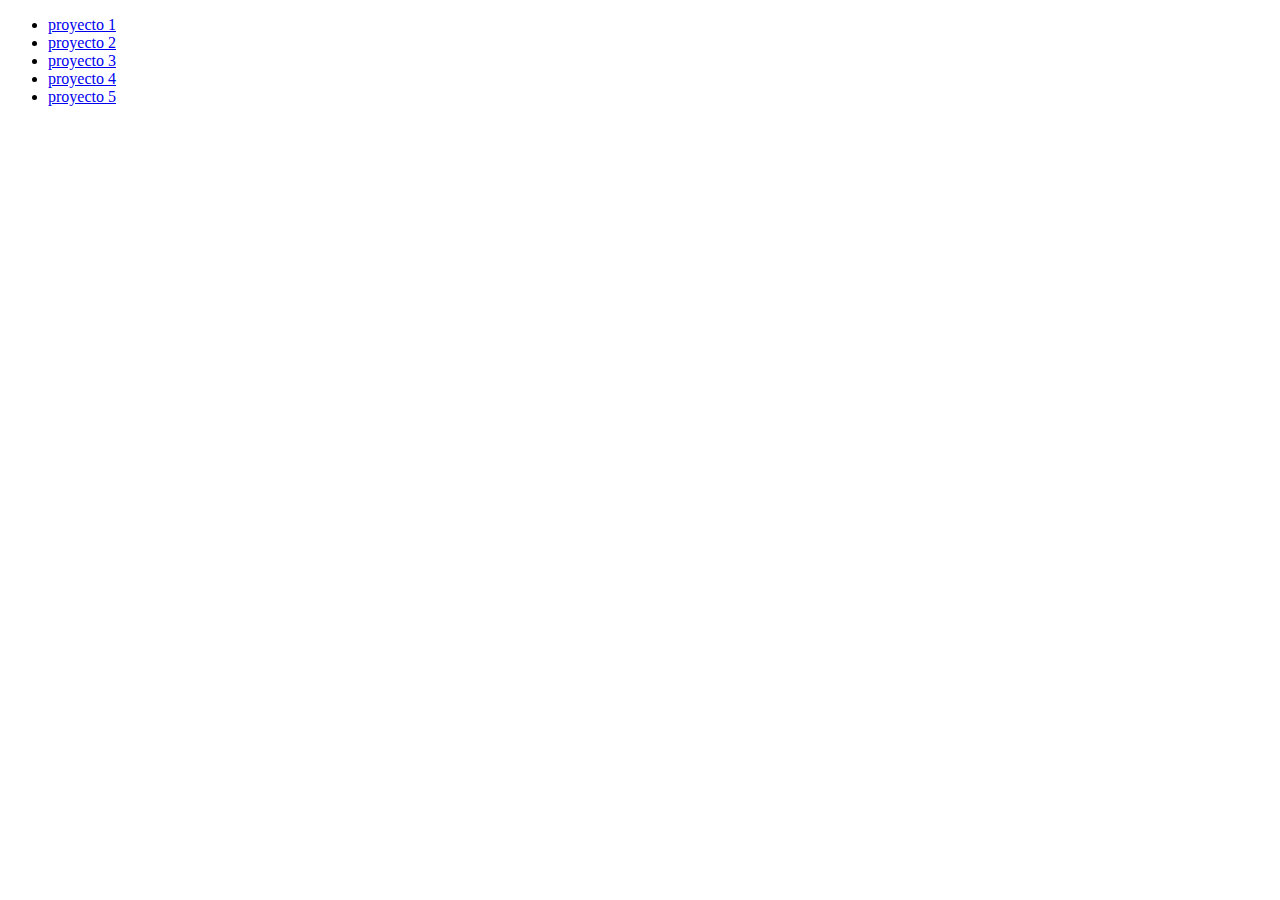
<file: index.html>
<!DOCTYPE html>
<html lang="en">

<head>
    <meta charset="UTF-8">
    <meta name="viewport" content="width=device-width, initial-scale=1.0">
    <title>Document</title>
</head>

<body>
    <ul>
        <li>
            <a href="./four-card-feature-section-master/" target="_blank">proyecto 1</a>
        </li>
        <li>
            <a href="./interactive-rating-component-main/" target="_blank">proyecto 2</a>
        </li>
        <li>
            <a href="./product-preview-card-component-main/" target="_blank">proyecto 3</a>
        </li>
        <li>
            <a href="./social-proof-section-master/" target="_blank">proyecto 4</a>
        </li>
        <li>
            <a href="./testimonials-grid-section-main/" target="_blank">proyecto 5</a>
        </li>
    </ul>
</body>

</html>
</file>
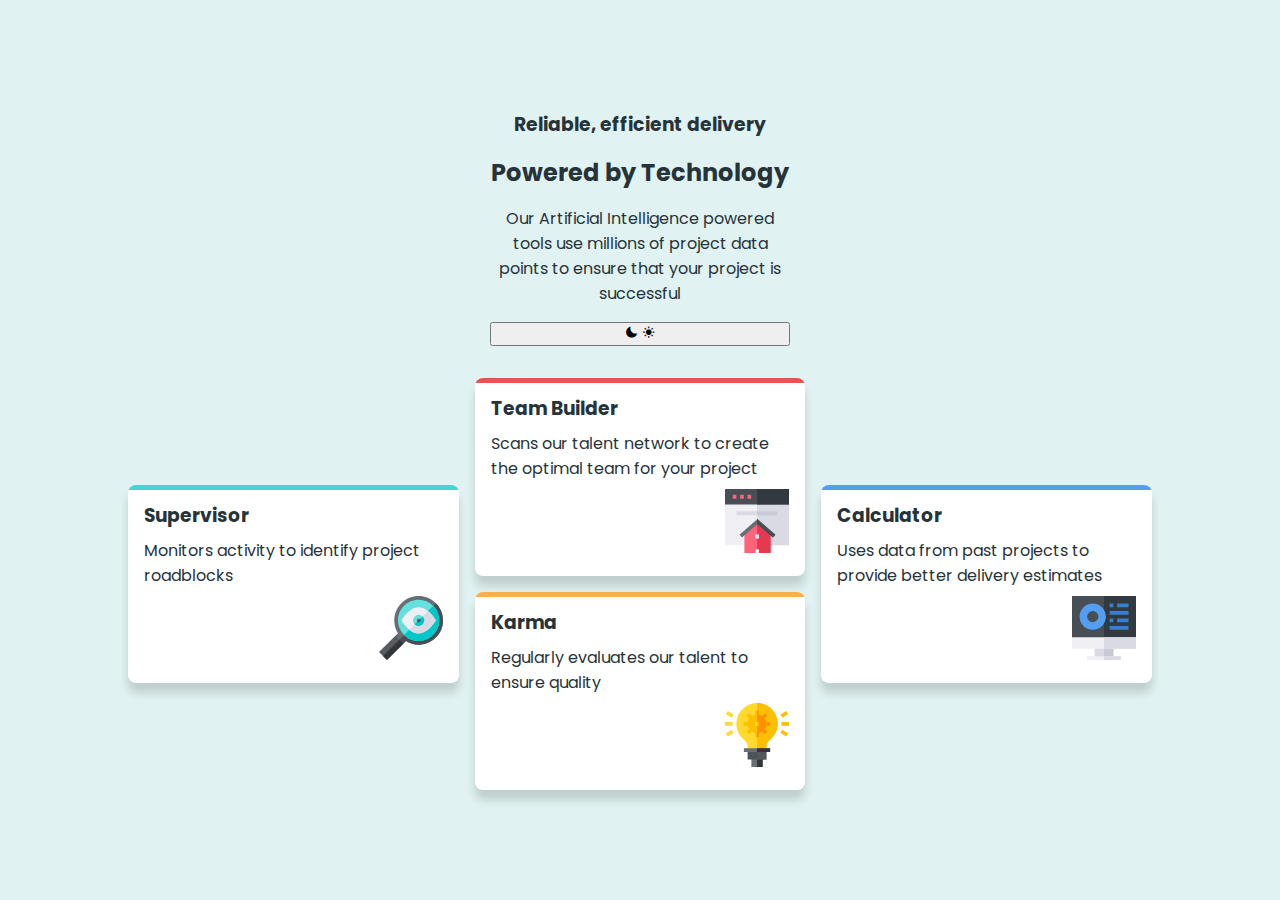
<file: four-card-feature-section-master/index.html>
<!DOCTYPE html>
<html lang="en">

<head>
    <meta charset="UTF-8">
    <meta name="viewport" content="width=device-width, initial-scale=1.0">
    <!-- displays site properly based on user's device -->

    <link rel="icon" type="image/png" sizes="32x32" href="./src/images/favicon-32x32.png">

    <title>Frontend Mentor | Four card feature section</title>
    <link href='https://unpkg.com/boxicons@2.1.4/css/boxicons.min.css' rel='stylesheet'>
    <link rel="stylesheet" href="./src/styles.css">

    <script src="./src/main.js" defer></script>
</head>

<body>

    <div class="container">
        <div class="technology">
            <div class="technology__text">
                <h3>Reliable, efficient delivery</h3>
                <h2>Powered by Technology</h2>
                <p>Our Artificial Intelligence powered tools use millions of project data points
                    to ensure that your project is successful</p>
                <button id="changeTheme">
                    <i class='bx bxs-moon'></i>
                    <i class='bx bxs-sun'></i>
                </button>
            </div>

            <div class="technology__cards">
                <div class="card">
                    <h3>Supervisor</h3>
                    <p>Monitors activity to identify project roadblocks</p>
                    <div class="card__img">
                        <img src="./src/images/icon-supervisor.svg" alt="supervisor">
                    </div>
                </div>

                <div class="card">
                    <h3>Team Builder</h3>
                    <p>Scans our talent network to create the optimal team for your project</p>
                    <div class="card__img">
                        <img src="./src/images/icon-team-builder.svg" alt="team-builde">
                    </div>
                </div>

                <div class="card">
                    <h3>Karma</h3>
                    <p>Regularly evaluates our talent to ensure quality</p>
                    <div class="card__img">
                        <img src="./src/images/icon-karma.svg" alt="karma">
                    </div>
                </div>

                <div class="card">
                    <h3>Calculator</h3>
                    <p>Uses data from past projects to provide better delivery estimates</p>
                    <div class="card__img">
                        <img src="./src/images/icon-calculator.svg" alt="calculator">
                    </div>
                </div>
            </div>
        </div>
    </div>

</html>
</file>
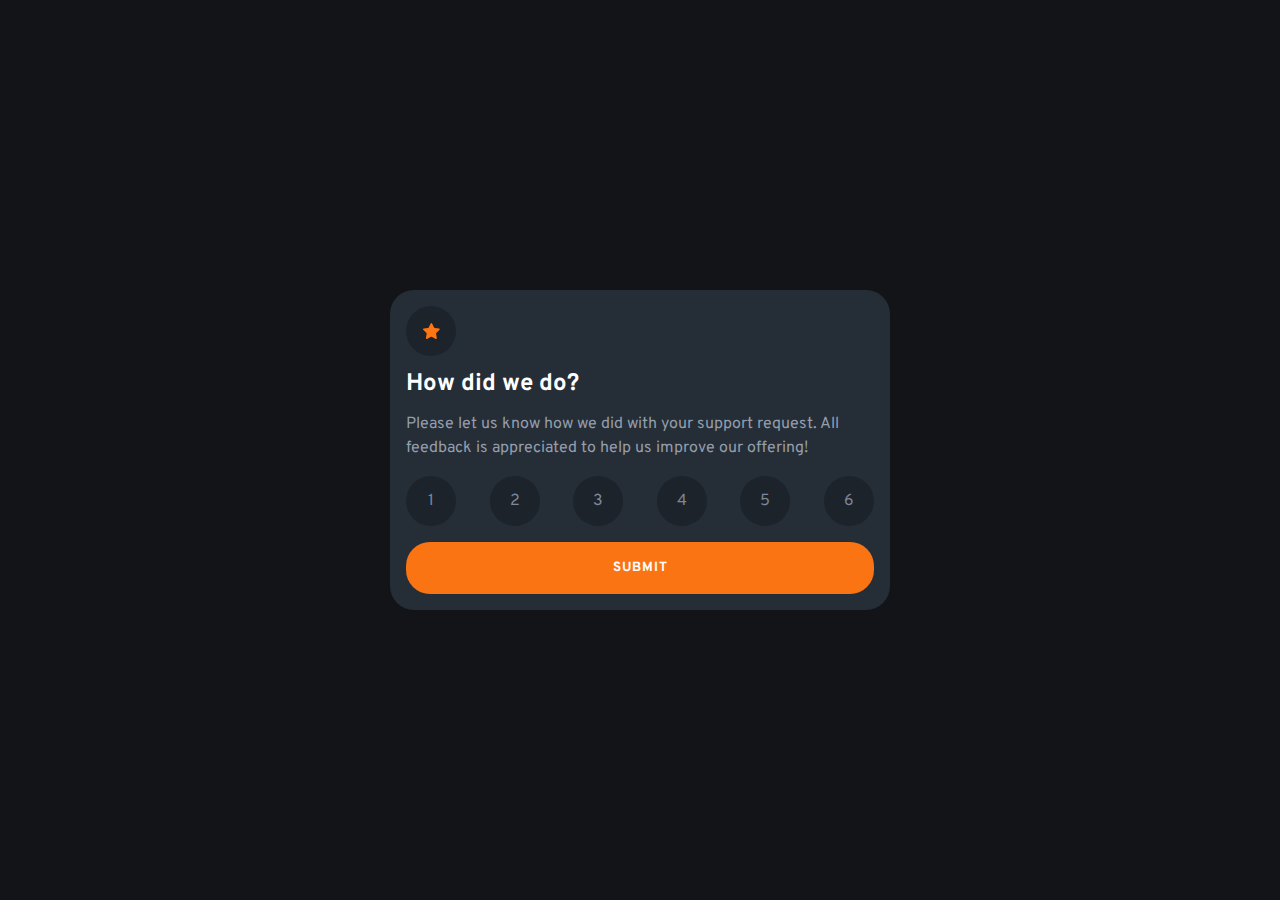
<file: interactive-rating-component-main/index.html>
<!DOCTYPE html>
<html lang="en">

<head>
    <meta charset="UTF-8">
    <meta name="viewport" content="width=device-width, initial-scale=1.0">
    <!-- displays site properly based on user's device -->

    <link rel="icon" type="image/png" sizes="32x32" href="./src/images/favicon-32x32.png">

    <title>Frontend Mentor | Interactive rating component</title>

    <link rel="stylesheet" href="./src/styles.css">
</head>

<body>

    <div class="container">

        <div class="modal">

            <div class="logo">
                <svg width="17" height="16" xmlns="http://www.w3.org/2000/svg">
                    <path
                        d="m9.067.43 1.99 4.031c.112.228.33.386.58.422l4.45.647a.772.772 0 0 1 .427 1.316l-3.22 3.138a.773.773 0 0 0-.222.683l.76 4.431a.772.772 0 0 1-1.12.813l-3.98-2.092a.773.773 0 0 0-.718 0l-3.98 2.092a.772.772 0 0 1-1.119-.813l.76-4.431a.77.77 0 0 0-.222-.683L.233 6.846A.772.772 0 0 1 .661 5.53l4.449-.647a.772.772 0 0 0 .58-.422L7.68.43a.774.774 0 0 1 1.387 0Z"
                        fill="#FC7614" />
                </svg>
            </div>

            <h2>How did we do?</h2>

            <p>Please let us know how we did with your support request. All feedback is appreciated
                to help us improve our offering!</p>

            <ul class="rating">
                <li class="rating__item">1</li>
                <li class="rating__item">2</li>
                <li class="rating__item">3</li>
                <li class="rating__item">4</li>
                <li class="rating__item">5</li>
                <li class="rating__item">6</li>
            </ul>

            <button class="btn">SUBMIT</button>
        </div>

    </div>

</body>

</html>
</file>
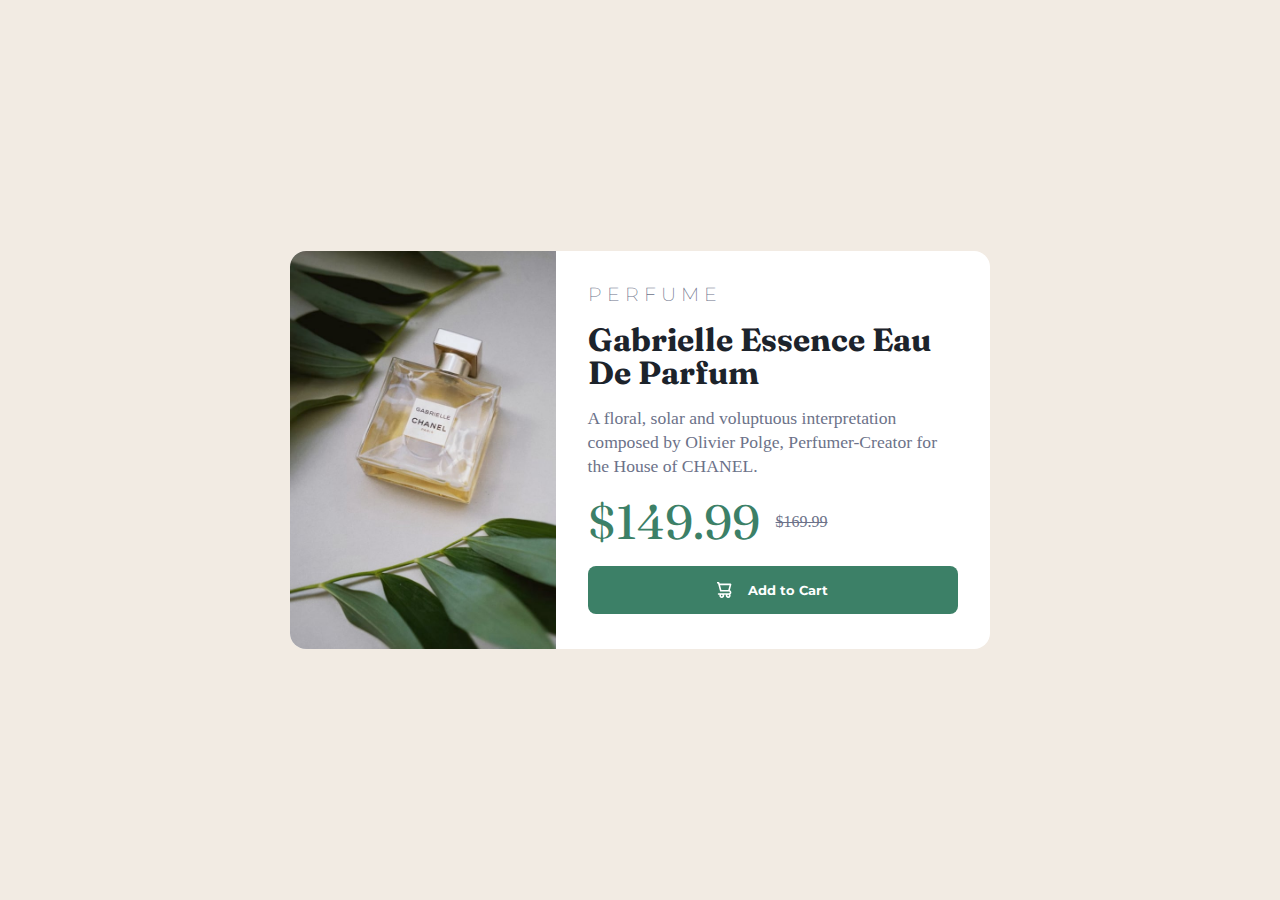
<file: product-preview-card-component-main/index.html>
<!DOCTYPE html>
<html lang="en">

<head>
    <meta charset="UTF-8">
    <meta name="viewport" content="width=device-width, initial-scale=1.0">
    <!-- displays site properly based on user's device -->

    <link rel="icon" type="image/png" sizes="32x32" href="./src/images/favicon-32x32.png">

    <title>Frontend Mentor | Product preview card component</title>

    <link rel="stylesheet" href="./src/styles.css">
</head>

<body>

    <div class="container">
        <div class="product">
            <div class="product__img">
                <img class="img__mobile" src="./src/images/image-product-mobile.jpg" alt="image mobile">
                <img class="img__desktop" src="./src/images/image-product-desktop.jpg" alt="image desktop">
            </div>
            <div class="product__info">

                <h3>Perfume</h3>

                <h2>Gabrielle Essence Eau De Parfum</h2>

                <p>A floral, solar and voluptuous interpretation composed by Olivier Polge,
                    Perfumer-Creator for the House of CHANEL.</p>

                <div class="product__info__price">
                    <span>$149.99</span>
                    <span>$169.99</span>
                </div>

                <button class="btn">
                    <svg width="15" height="16" xmlns="http://www.w3.org/2000/svg">
                        <path
                            d="M14.383 10.388a2.397 2.397 0 0 0-1.518-2.222l1.494-5.593a.8.8 0 0 0-.144-.695.8.8 0 0 0-.631-.28H2.637L2.373.591A.8.8 0 0 0 1.598 0H0v1.598h.983l1.982 7.4a.8.8 0 0 0 .799.59h8.222a.8.8 0 0 1 0 1.599H1.598a.8.8 0 1 0 0 1.598h.943a2.397 2.397 0 1 0 4.507 0h1.885a2.397 2.397 0 1 0 4.331-.376 2.397 2.397 0 0 0 1.12-2.021ZM11.26 7.99H4.395L3.068 3.196h9.477L11.26 7.991Zm-6.465 6.392a.8.8 0 1 1 0-1.598.8.8 0 0 1 0 1.598Zm6.393 0a.8.8 0 1 1 0-1.598.8.8 0 0 1 0 1.598Z" />
                    </svg>
                    <span>Add to Cart</span>
                </button>
            </div>
        </div>
    </div>




</body>

</html>
</file>
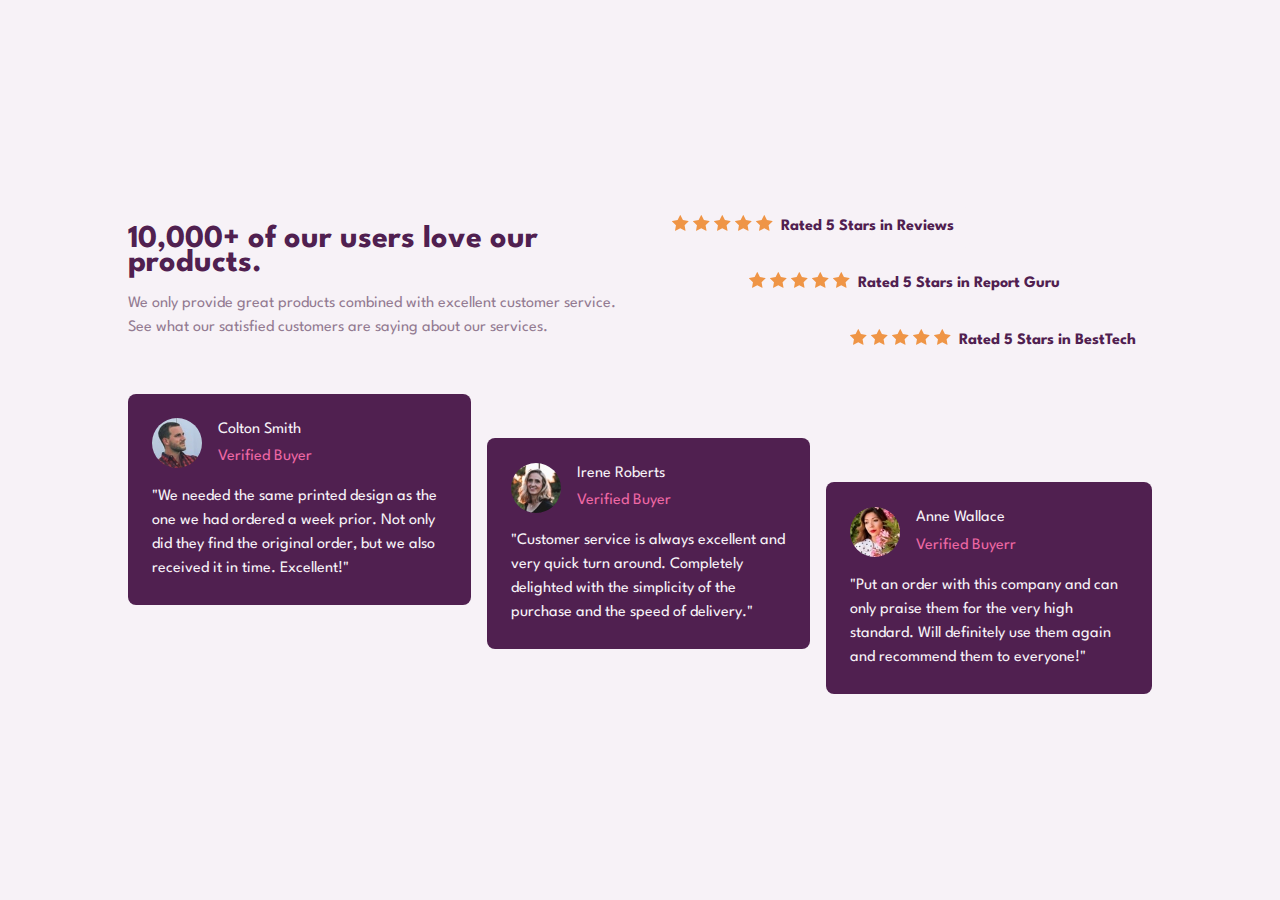
<file: social-proof-section-master/index.html>
<!DOCTYPE html>
<html lang="en">

<head>
    <meta charset="UTF-8" />
    <meta name="viewport" content="width=device-width, initial-scale=1.0" />
    <!-- displays site properly based on user's device -->

    <link rel="icon" type="image/png" sizes="32x32" href="./src/images/favicon-32x32.png" />
    <title>Frontend Mentor | Social proof section</title>
    <link rel="stylesheet" href="./src/styles.css">
</head>

<body>

    <div class="container">
        <div class="social">
            <div class="social__head">
                <div class="social__head__info">
                    <h2>10,000+ of our users love our products.</h2>
                    <p>We only provide great products combined with excellent customer service.
                        See what our satisfied customers are saying about our services.</p>
                </div>
                <div class="social__head__rating">

                    <div class="item__rating">
                        <div class="stars">
                            <svg width="17" height="16" xmlns="http://www.w3.org/2000/svg">
                                <path
                                    d="M16.539 6.097a.297.297 0 00-.24-.202l-5.36-.779L8.542.26a.296.296 0 00-.53 0L5.613 5.117l-5.36.779a.297.297 0 00-.165.505l3.88 3.78-.917 5.34a.297.297 0 00.43.312l4.795-2.52 4.794 2.52a.296.296 0 00.43-.313l-.916-5.338L16.464 6.4c.08-.08.11-.197.075-.304z"
                                    fill="#EF9546" fill-rule="nonzero" />
                            </svg>
                            <svg width="17" height="16" xmlns="http://www.w3.org/2000/svg">
                                <path
                                    d="M16.539 6.097a.297.297 0 00-.24-.202l-5.36-.779L8.542.26a.296.296 0 00-.53 0L5.613 5.117l-5.36.779a.297.297 0 00-.165.505l3.88 3.78-.917 5.34a.297.297 0 00.43.312l4.795-2.52 4.794 2.52a.296.296 0 00.43-.313l-.916-5.338L16.464 6.4c.08-.08.11-.197.075-.304z"
                                    fill="#EF9546" fill-rule="nonzero" />
                            </svg>
                            <svg width="17" height="16" xmlns="http://www.w3.org/2000/svg">
                                <path
                                    d="M16.539 6.097a.297.297 0 00-.24-.202l-5.36-.779L8.542.26a.296.296 0 00-.53 0L5.613 5.117l-5.36.779a.297.297 0 00-.165.505l3.88 3.78-.917 5.34a.297.297 0 00.43.312l4.795-2.52 4.794 2.52a.296.296 0 00.43-.313l-.916-5.338L16.464 6.4c.08-.08.11-.197.075-.304z"
                                    fill="#EF9546" fill-rule="nonzero" />
                            </svg>
                            <svg width="17" height="16" xmlns="http://www.w3.org/2000/svg">
                                <path
                                    d="M16.539 6.097a.297.297 0 00-.24-.202l-5.36-.779L8.542.26a.296.296 0 00-.53 0L5.613 5.117l-5.36.779a.297.297 0 00-.165.505l3.88 3.78-.917 5.34a.297.297 0 00.43.312l4.795-2.52 4.794 2.52a.296.296 0 00.43-.313l-.916-5.338L16.464 6.4c.08-.08.11-.197.075-.304z"
                                    fill="#EF9546" fill-rule="nonzero" />
                            </svg>
                            <svg width="17" height="16" xmlns="http://www.w3.org/2000/svg">
                                <path
                                    d="M16.539 6.097a.297.297 0 00-.24-.202l-5.36-.779L8.542.26a.296.296 0 00-.53 0L5.613 5.117l-5.36.779a.297.297 0 00-.165.505l3.88 3.78-.917 5.34a.297.297 0 00.43.312l4.795-2.52 4.794 2.52a.296.296 0 00.43-.313l-.916-5.338L16.464 6.4c.08-.08.11-.197.075-.304z"
                                    fill="#EF9546" fill-rule="nonzero" />
                            </svg>
                        </div>
                        <p>Rated 5 Stars in Reviews</p>
                    </div>

                    <div class="item__rating">
                        <div class="stars">
                            <svg width="17" height="16" xmlns="http://www.w3.org/2000/svg">
                                <path
                                    d="M16.539 6.097a.297.297 0 00-.24-.202l-5.36-.779L8.542.26a.296.296 0 00-.53 0L5.613 5.117l-5.36.779a.297.297 0 00-.165.505l3.88 3.78-.917 5.34a.297.297 0 00.43.312l4.795-2.52 4.794 2.52a.296.296 0 00.43-.313l-.916-5.338L16.464 6.4c.08-.08.11-.197.075-.304z"
                                    fill="#EF9546" fill-rule="nonzero" />
                            </svg>
                            <svg width="17" height="16" xmlns="http://www.w3.org/2000/svg">
                                <path
                                    d="M16.539 6.097a.297.297 0 00-.24-.202l-5.36-.779L8.542.26a.296.296 0 00-.53 0L5.613 5.117l-5.36.779a.297.297 0 00-.165.505l3.88 3.78-.917 5.34a.297.297 0 00.43.312l4.795-2.52 4.794 2.52a.296.296 0 00.43-.313l-.916-5.338L16.464 6.4c.08-.08.11-.197.075-.304z"
                                    fill="#EF9546" fill-rule="nonzero" />
                            </svg>
                            <svg width="17" height="16" xmlns="http://www.w3.org/2000/svg">
                                <path
                                    d="M16.539 6.097a.297.297 0 00-.24-.202l-5.36-.779L8.542.26a.296.296 0 00-.53 0L5.613 5.117l-5.36.779a.297.297 0 00-.165.505l3.88 3.78-.917 5.34a.297.297 0 00.43.312l4.795-2.52 4.794 2.52a.296.296 0 00.43-.313l-.916-5.338L16.464 6.4c.08-.08.11-.197.075-.304z"
                                    fill="#EF9546" fill-rule="nonzero" />
                            </svg>
                            <svg width="17" height="16" xmlns="http://www.w3.org/2000/svg">
                                <path
                                    d="M16.539 6.097a.297.297 0 00-.24-.202l-5.36-.779L8.542.26a.296.296 0 00-.53 0L5.613 5.117l-5.36.779a.297.297 0 00-.165.505l3.88 3.78-.917 5.34a.297.297 0 00.43.312l4.795-2.52 4.794 2.52a.296.296 0 00.43-.313l-.916-5.338L16.464 6.4c.08-.08.11-.197.075-.304z"
                                    fill="#EF9546" fill-rule="nonzero" />
                            </svg>
                            <svg width="17" height="16" xmlns="http://www.w3.org/2000/svg">
                                <path
                                    d="M16.539 6.097a.297.297 0 00-.24-.202l-5.36-.779L8.542.26a.296.296 0 00-.53 0L5.613 5.117l-5.36.779a.297.297 0 00-.165.505l3.88 3.78-.917 5.34a.297.297 0 00.43.312l4.795-2.52 4.794 2.52a.296.296 0 00.43-.313l-.916-5.338L16.464 6.4c.08-.08.11-.197.075-.304z"
                                    fill="#EF9546" fill-rule="nonzero" />
                            </svg>
                        </div>
                        <p>Rated 5 Stars in Report Guru</p>
                    </div>

                    <div class="item__rating">
                        <div class="stars">
                            <svg width="17" height="16" xmlns="http://www.w3.org/2000/svg">
                                <path
                                    d="M16.539 6.097a.297.297 0 00-.24-.202l-5.36-.779L8.542.26a.296.296 0 00-.53 0L5.613 5.117l-5.36.779a.297.297 0 00-.165.505l3.88 3.78-.917 5.34a.297.297 0 00.43.312l4.795-2.52 4.794 2.52a.296.296 0 00.43-.313l-.916-5.338L16.464 6.4c.08-.08.11-.197.075-.304z"
                                    fill="#EF9546" fill-rule="nonzero" />
                            </svg>
                            <svg width="17" height="16" xmlns="http://www.w3.org/2000/svg">
                                <path
                                    d="M16.539 6.097a.297.297 0 00-.24-.202l-5.36-.779L8.542.26a.296.296 0 00-.53 0L5.613 5.117l-5.36.779a.297.297 0 00-.165.505l3.88 3.78-.917 5.34a.297.297 0 00.43.312l4.795-2.52 4.794 2.52a.296.296 0 00.43-.313l-.916-5.338L16.464 6.4c.08-.08.11-.197.075-.304z"
                                    fill="#EF9546" fill-rule="nonzero" />
                            </svg>
                            <svg width="17" height="16" xmlns="http://www.w3.org/2000/svg">
                                <path
                                    d="M16.539 6.097a.297.297 0 00-.24-.202l-5.36-.779L8.542.26a.296.296 0 00-.53 0L5.613 5.117l-5.36.779a.297.297 0 00-.165.505l3.88 3.78-.917 5.34a.297.297 0 00.43.312l4.795-2.52 4.794 2.52a.296.296 0 00.43-.313l-.916-5.338L16.464 6.4c.08-.08.11-.197.075-.304z"
                                    fill="#EF9546" fill-rule="nonzero" />
                            </svg>
                            <svg width="17" height="16" xmlns="http://www.w3.org/2000/svg">
                                <path
                                    d="M16.539 6.097a.297.297 0 00-.24-.202l-5.36-.779L8.542.26a.296.296 0 00-.53 0L5.613 5.117l-5.36.779a.297.297 0 00-.165.505l3.88 3.78-.917 5.34a.297.297 0 00.43.312l4.795-2.52 4.794 2.52a.296.296 0 00.43-.313l-.916-5.338L16.464 6.4c.08-.08.11-.197.075-.304z"
                                    fill="#EF9546" fill-rule="nonzero" />
                            </svg>
                            <svg width="17" height="16" xmlns="http://www.w3.org/2000/svg">
                                <path
                                    d="M16.539 6.097a.297.297 0 00-.24-.202l-5.36-.779L8.542.26a.296.296 0 00-.53 0L5.613 5.117l-5.36.779a.297.297 0 00-.165.505l3.88 3.78-.917 5.34a.297.297 0 00.43.312l4.795-2.52 4.794 2.52a.296.296 0 00.43-.313l-.916-5.338L16.464 6.4c.08-.08.11-.197.075-.304z"
                                    fill="#EF9546" fill-rule="nonzero" />
                            </svg>
                        </div>
                        <p>Rated 5 Stars in BestTech</p>
                    </div>

                </div>
            </div>

            <div class="social__testimonials">
                <div class="testimonial">
                    <div class="testimonial__yourself">
                        <div class="testimonial__yourself__img">
                            <img src="./src/images/image-colton.jpg" alt="">
                        </div>
                        <div class="testimonial__yourself__info">
                            <p>Colton Smith</p>
                            <p>Verified Buyer</p>
                        </div>
                    </div>

                    <p>"We needed the same printed design as the one we had ordered a week prior.
                        Not only did they find the original order, but we also received it in time.
                        Excellent!"</p>
                </div>

                <div class="testimonial">
                    <div class="testimonial__yourself">
                        <div class="testimonial__yourself__img">
                            <img src="./src/images/image-irene.jpg" alt="">
                        </div>
                        <div class="testimonial__yourself__info">
                            <p>Irene Roberts</p>
                            <p>Verified Buyer</p>
                        </div>
                    </div>

                    <p>"Customer service is always excellent and very quick turn around. Completely
                        delighted with the simplicity of the purchase and the speed of delivery."</p>
                </div>

                <div class="testimonial">
                    <div class="testimonial__yourself">
                        <div class="testimonial__yourself__img">
                            <img src="./src/images/image-anne.jpg" alt="">
                        </div>
                        <div class="testimonial__yourself__info">
                            <p>Anne Wallace</p>
                            <p>Verified Buyerr</p>
                        </div>
                    </div>

                    <p>"Put an order with this company and can only praise them for the very high
                        standard. Will definitely use them again and recommend them to everyone!"</p>
                </div>
            </div>
        </div>
    </div>




















</body>

</html>
</file>
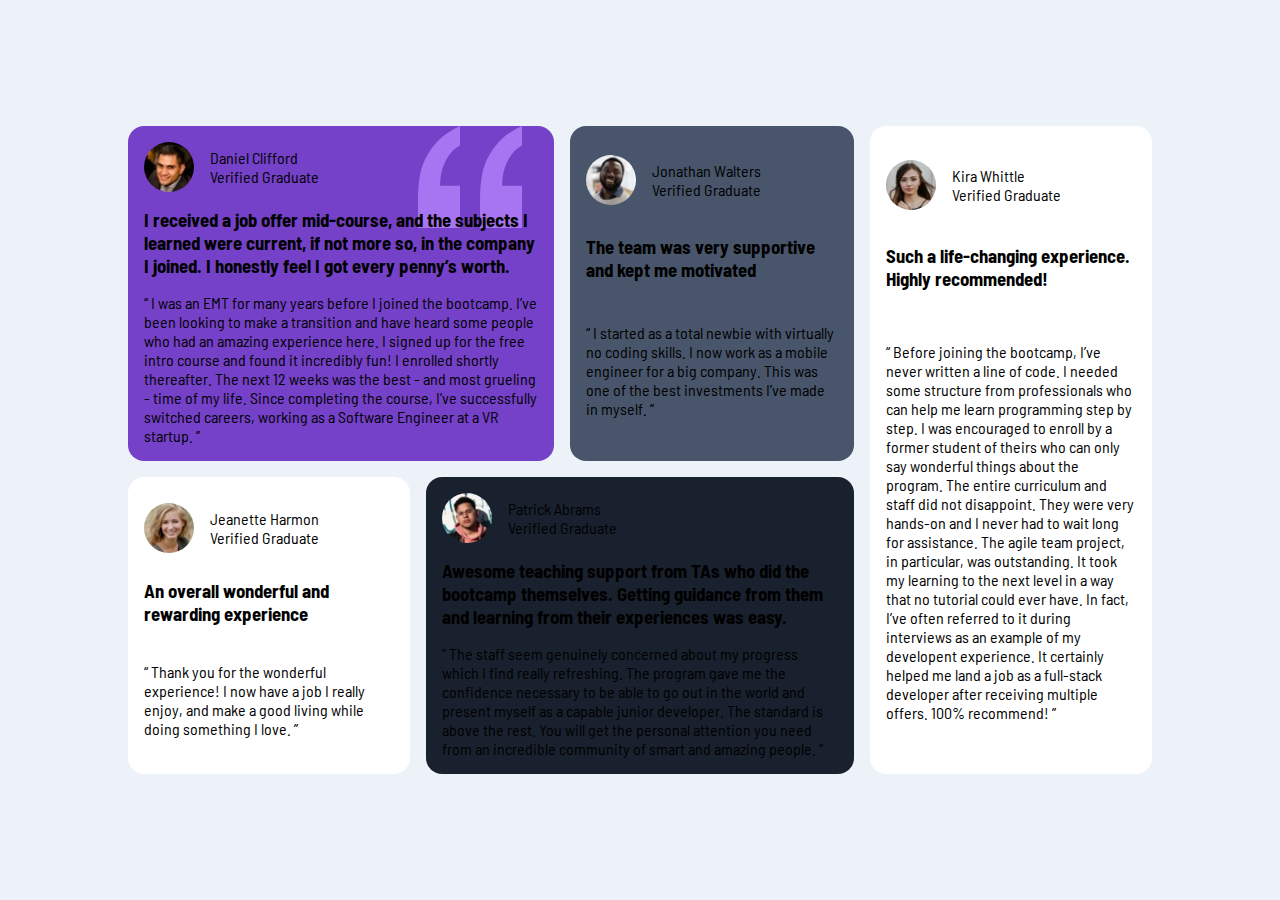
<file: testimonials-grid-section-main/index.html>
<!DOCTYPE html>
<html lang="en">

<head>
	<meta charset="UTF-8">
	<meta name="viewport" content="width=device-width, initial-scale=1.0">
	<!-- displays site properly based on user's device -->

	<link rel="icon" type="image/png" sizes="32x32" href="./src/images/favicon-32x32.png">

	<title>Frontend Mentor | Testimonials</title>
	<link rel="stylesheet" href="./src/styles.css">
</head>

<body>

	<div class="container">
		<div class="Testimonials">

			<div class="testimonial">
				<svg class="quote" width="104" height="102" xmlns="http://www.w3.org/2000/svg">
					<path
						d="M104 102V59.727H84.114c0-5.871.689-11.182 2.068-15.933 1.379-4.75 3.42-9.287 6.125-13.61C95.01 25.86 98.909 22.257 104 19.375V0c-9.758 4.27-17.712 9.874-23.864 16.813-6.151 6.939-10.712 14.545-13.681 22.818C63.485 47.904 62 59.941 62 75.74V102h42zm-62 0V59.727H22.114c0-5.871.689-11.182 2.068-15.933 1.379-4.75 3.42-9.287 6.125-13.61C33.01 25.86 36.909 22.257 42 19.375V0c-9.652 4.27-17.58 9.874-23.784 16.813C12.01 23.752 7.424 31.358 4.455 39.631 1.485 47.904 0 59.941 0 75.74V102h42z"
						fill="#A775F1" fill-rule="nonzero" />
				</svg>
				<div class="testimonial__info">
					<div class="testimonial__info__img">
						<img src="./src/images/image-daniel.jpg" alt="dani">
					</div>
					<div class="testimonial__info__p">
						<p>Daniel Clifford</p>
						<p>Verified Graduate</p>
					</div>
				</div>
				<h3>
					I received a job offer mid-course, and the subjects I learned were current, if not more so,
					in the company I joined. I honestly feel I got every penny’s worth.
				</h3>

				<p>
					“ I was an EMT for many years before I joined the bootcamp. I’ve been looking to make a
					transition and have heard some people who had an amazing experience here. I signed up
					for the free intro course and found it incredibly fun! I enrolled shortly thereafter.
					The next 12 weeks was the best - and most grueling - time of my life. Since completing
					the course, I’ve successfully switched careers, working as a Software Engineer at a VR startup.
					”
				</p>


			</div>

			<div class="testimonial">
				<div class="testimonial__info">
					<div class="testimonial__info__img">
						<img src="./src/images/image-jonathan.jpg" alt="jonathan">
					</div>
					<div class="testimonial__info__p">
						<p>Jonathan Walters</p>
						<p>Verified Graduate</p>
					</div>
				</div>
				<h3>
					The team was very supportive and kept me motivated
				</h3>

				<p>
					“ I started as a total newbie with virtually no coding skills. I now work as a mobile engineer
					for a big company. This was one of the best investments I’ve made in myself. ”
				</p>
			</div>

			<div class="testimonial">
				<div class="testimonial__info">
					<div class="testimonial__info__img">
						<img src="./src/images/image-jeanette.jpg" alt="jeanette">
					</div>
					<div class="testimonial__info__p">
						<p>Jeanette Harmon</p>
						<p>Verified Graduate</p>
					</div>

				</div>
				<h3>
					An overall wonderful and rewarding experience
				</h3>

				<p>
					“ Thank you for the wonderful experience! I now have a job I really enjoy, and make a good
					living
					while doing something I love. ”
				</p>
			</div>

			<div class="testimonial">
				<div class="testimonial__info">
					<div class="testimonial__info__img">
						<img src="./src/images/image-patrick.jpg" alt="patrick">
					</div>
					<div class="testimonial__info__p">
						<p>Patrick Abrams</p>
						<p>Verified Graduate</p>
					</div>

				</div>
				<h3>
					Awesome teaching support from TAs who did the bootcamp themselves. Getting guidance from them
					and
					learning from their experiences was easy.
				</h3>

				<p>
					“ The staff seem genuinely concerned about my progress which I find really refreshing. The
					program
					gave me the confidence necessary to be able to go out in the world and present myself as a
					capable
					junior developer. The standard is above the rest. You will get the personal attention you need
					from
					an incredible community of smart and amazing people. ”
				</p>
			</div>

			<div class="testimonial">
				<div class="testimonial__info">
					<div class="testimonial__info__img">
						<img src="./src/images/image-kira.jpg" alt="kira">
					</div>
					<div class="testimonial__info__p">
						<p>Kira Whittle</p>
						<p>Verified Graduate</p>
					</div>

				</div>
				<h3>
					Such a life-changing experience. Highly recommended!
				</h3>

				<p>
					“ Before joining the bootcamp, I’ve never written a line of code. I needed some structure from
					professionals who can help me learn programming step by step. I was encouraged to enroll by a
					former
					student of theirs who can only say wonderful things about the program. The entire curriculum and
					staff
					did not disappoint. They were very hands-on and I never had to wait long for assistance. The
					agile team
					project, in particular, was outstanding. It took my learning to the next level in a way that no
					tutorial
					could ever have. In fact, I’ve often referred to it during interviews as an example of my
					developent
					experience. It certainly helped me land a job as a full-stack developer after receiving multiple
					offers.
					100% recommend! ”
				</p>
			</div>

		</div>

	</div>
</body>

</html>
</file>
<file: four-card-feature-section-master/src/styles.css>
@import url("https://fonts.googleapis.com/css2?family=Poppins:wght@200;400;600&display=swap");
:root {
	--Red: hsl(0, 78%, 62%);
	--Cyan: hsl(180, 62%, 55%);
	--Orange: hsl(34, 97%, 64%);
	--Blue: hsl(212, 86%, 64%);
	--VeryDarkBlue: hsl(234, 12%, 34%);
	--GrayishBlue: hsl(229, 6%, 66%);
	--VeryLightGray: hsl(0, 0%, 98%);
	/* ejemplo */
	--primary-100: #26a69a;
	--primary-200: #408d86;
	--primary-300: #cdfaf6;
	--accent-100: #80cbc4;
	--accent-200: #43a49b;
	--text-100: #263339;
	--text-200: #728f9e;
	--bg-100: #e0f2f1;
	--bg-200: #d0ebea;
	--bg-300: #ffffff;
}

* {
	margin: 0;
	padding: 0;
	box-sizing: border-box;
	font-family: "Poppins", sans-serif;
}

body {
	background-color: var(--bg-100);
	color: var(--text-100);

	transition: background-color 0.5s, color 0.5s;
}

body.darkmode {
	/* ejemplo */
	--primary-100: #892cdc;
	--primary-200: #bc6ff1;
	--primary-300: #fdf6fd;
	--accent-100: #d9acf5;
	--accent-200: #fff4ff;
	--text-100: #eeeeee;
	--text-200: #fdebed;
	--bg-100: #222831;
	--bg-200: #393e46;
	--bg-300: #454e59;
}

.container {
	padding: 3rem 1rem;

	display: grid;
	place-items: center;
	min-height: 100vh;
}

.technology {
	max-width: 1024px;
	display: grid;
	gap: 2rem;
}

.technology__text {
	display: grid;
	gap: 1rem;
	text-align: center;
	max-width: 300px;
	margin: 0 auto;
}

.technology__cards {
	display: grid;
	gap: 1rem;
}

.card {
	padding: 1rem;
	display: flex;
	flex-direction: column;
	gap: 0.5rem;
	border-radius: 0.5rem;
	box-shadow: 0px 10px 10px #00000025;
	position: relative;
	overflow: hidden;
	background-color: var(--bg-300);
}

.card::before {
	position: absolute;
	top: 0;
	left: 0;
	content: "";
	width: 100%;
	height: 5px;
}

.card:nth-child(1)::before {
	background-color: var(--Cyan);
}

.card:nth-child(2)::before {
	background-color: var(--Red);
}

.card:nth-child(3)::before {
	background-color: var(--Orange);
}

.card:nth-child(4)::before {
	background-color: var(--Blue);
}

.card__img {
	align-self: flex-end;
}

@media (min-width: 700px) {
	.technology__cards {
		grid-template-areas:
			".     item2     ."
			"item1 item2 item4"
			"item1 item3 item4"
			".     item3     .";
	}

	.card:nth-child(1) {
		grid-area: item1;
	}

	.card:nth-child(2) {
		grid-area: item2;
	}

	.card:nth-child(3) {
		grid-area: item3;
	}

	.card:nth-child(4) {
		grid-area: item4;
	}
}
</file>
<file: interactive-rating-component-main/src/styles.css>
@import url("https://fonts.googleapis.com/css2?family=Overpass:wght@400;700&display=swap");

:root {
	--Orange: hsl(25, 97%, 53%);
	--White: hsl(0, 0%, 100%);
	--LightGrey: hsl(217, 12%, 63%);
	--MediumGrey: hsl(216, 12%, 54%);
	--DarkBlue: hsl(213, 19%, 18%);
	--DarkBlueItem: hsl(212, 18%, 14%);
	--VeryDarkBlue: hsl(216, 12%, 8%);
}

* {
	margin: 0;
	padding: 0;
	box-sizing: border-box;
	font-family: "Overpass", sans-serif;
	line-height: 1.5rem;
}

ul {
	list-style: none;
}

body {
	background-color: var(--VeryDarkBlue);
	color: var(--White);
}

.container {
	min-height: 100vh;
	padding: 1rem;

	/* display: grid;
	place-items: center; */

	display: flex;
	justify-content: center;
	align-items: center;
}

.modal {
	background-color: var(--DarkBlue);
	max-width: 500px;
	padding: 1rem;
	border-radius: 1.5rem;
	display: flex;
	flex-direction: column;
	gap: 1rem;
	user-select: none;
}

.logo {
	background-color: var(--DarkBlueItem);
	width: 50px;
	height: 50px;
	border-radius: 50%;

	display: flex;
	justify-content: center;
	align-items: center;
}

.modal p {
	color: var(--LightGrey);
}

.rating {
	display: flex;
	justify-content: space-between;
}

.rating__item {
	background-color: var(--DarkBlueItem);
	color: var(--MediumGrey);
	width: 50px;
	height: 50px;
	border-radius: 50%;
	border: 2px solid transparent;

	display: flex;
	justify-content: center;
	align-items: center;

	cursor: pointer;

	transition: background-color 0.5s, border 0.5s, color 0.5s;
}

.rating__item:hover {
	background-color: transparent;
	color: var(--Orange);
	border: 2px solid var(--Orange);
}

.btn {
	padding: 12px 0;
	border-radius: 1.5rem;
	border: none;
	outline: none;
	letter-spacing: 1px;
	color: var(--White);
	background-color: var(--Orange);
	border: 2px solid transparent;
	font-weight: 700;
	cursor: pointer;
	transition: background-color 0.5s, border 0.5s, transform 0.5s, color 0.5s;
}

.btn:hover {
	background-color: transparent;
	border: 2px solid var(--Orange);
}

.btn:active {
	transform: scale(0.9);
	color: var(--Orange);
}
</file>
<file: product-preview-card-component-main/src/styles.css>
@import url("https://fonts.googleapis.com/css2?family=Fraunces:wght@700&family=Montserrat:wght@500;700&display=swap");

:root {
	--Darkcyan: hsl(158, 36%, 37%);
	--Cream: hsl(30, 38%, 92%);
	--Verydarkblue: hsl(212, 21%, 14%);
	--Darkgrayishblue: hsl(228, 12%, 48%);
	--White: hsl(0, 0%, 100%);
}

* {
	margin: 0;
	padding: 0;
	box-sizing: border-box;
	line-height: 1.5rem;
}

body {
	background-color: var(--Cream);
}

img {
	width: 100%;
	display: block;
}

.ff {
	font-family: "Fraunces", serif;
	font-family: "Montserrat", sans-serif;
}

.img__mobile {
	display: block;
}

.img__desktop {
	display: none;
}

.container {
	padding: 1rem;
	display: flex;
	justify-content: center;
	align-items: center;
	min-height: 100vh;
}

.product {
	background-color: var(--White);
	border-radius: 1rem;
	overflow: hidden;
}

.product__info {
	display: flex;
	flex-direction: column;
	gap: 1rem;
	padding: 2rem;
}

.product__info h3 {
	color: var(--Darkgrayishblue);
	font-family: "Montserrat", sans-serif;
	text-transform: uppercase;
	font-weight: 200;
	letter-spacing: 5px;
}

.product__info h2 {
	color: var(--Verydarkblue);
	font-family: "Fraunces", serif;
	font-size: 2rem;
	line-height: 2.1rem;
}

.product__info p {
	color: var(--Darkgrayishblue);
	font-size: 1.1rem;
	font-weight: 500;
}

.product__info__price {
	display: flex;
	padding: 1rem 0;
	gap: 1rem;
}

.product__info__price span:nth-child(1) {
	font-size: 3rem;
	font-family: "Fraunces", serif;
	color: var(--Darkcyan);
}

.product__info__price span:nth-child(2) {
	color: var(--Darkgrayishblue);
	text-decoration: line-through;
}

.btn {
	border: none;
	outline: none;
	padding: 10px 0;
	border-radius: 0.5rem;
	color: #fff;
	background-color: var(--Darkcyan);
	cursor: pointer;

	display: flex;
	justify-content: center;
	align-items: center;
	gap: 1rem;
	font-weight: bold;
	font-family: "Montserrat", sans-serif;
	border: 2px solid transparent;
	transition: border 0.5s, background-color 0.5s, color 0.5s, fill 0.5s;

	fill: var(--White);
}

.btn:hover {
	border: 2px solid var(--Darkcyan);
	background-color: transparent;
	color: var(--Darkcyan);
	fill: var(--Darkcyan);
}

/* .btn svg {
	animation: animationIconCar 2s infinite;
}

@keyframes animationIconCar {
	0% {
		transform: translateY(5px);
	}

	50% {
		transform: translateY(0px);
	}

	100% {
		transform: translateY(5px);
	}
} */

.btn span {
	transition: transform 0.5s;
}

.btn:hover span {
	transform: translateX(10px);
}

@media (min-width: 700px) {
	.img__mobile {
		display: none;
	}

	.img__desktop {
		display: block;
	}

	.product {
		display: flex;
		max-width: 700px;
	}
}
</file>
<file: social-proof-section-master/src/styles.css>
@import url("https://fonts.googleapis.com/css2?family=League+Spartan:wght@400;500;700&display=swap");

:root {
	--VeryDarkMagenta: hsl(300, 43%, 22%);
	--SoftPink: hsl(333, 80%, 67%);
	--DarkGrayishMagenta: hsl(303, 10%, 53%);
	--LightGrayishMagenta: hsl(300, 24%, 96%);
	--White: hsl(0, 0%, 100%);
}

* {
	margin: 0;
	padding: 0;
	box-sizing: border-box;
	font-family: "League Spartan", sans-serif;
	line-height: 1.5rem;
}

img {
	width: 100%;
	display: block;
}

.container {
	padding: 3rem 1rem;
	background-color: var(--LightGrayishMagenta);
}

.social {
	max-width: 1024px;
	display: grid;
	gap: 2rem;
	user-select: none;
}

.social__head {
	display: flex;
	flex-direction: column;
	gap: 2rem;
}

.social__head__info {
	text-align: center;
	color: var(--DarkGrayishMagenta);

	display: flex;
	flex-direction: column;
	gap: 1rem;
}

.social__head__info h2 {
	color: var(--VeryDarkMagenta);
	font-size: 2rem;
}

.social__head__rating {
	display: flex;
	flex-direction: column;
	gap: 1rem;
}

.item__rating {
	border-radius: 0.5rem;
	padding: 0.5rem 1rem;
	background-color: var(--LightGrayishMagenta);
	display: flex;
	flex-direction: column;
	align-items: center;
	gap: 0.5rem;
}

.item__rating p {
	font-weight: 700;
	color: var(--VeryDarkMagenta);
}

.social__testimonials {
	display: flex;
	flex-direction: column;
	gap: 1rem;
}

.testimonial {
	background-color: var(--VeryDarkMagenta);
	padding: 1.5rem;
	border-radius: 0.5rem;
	color: var(--LightGrayishMagenta);

	display: flex;
	flex-direction: column;
	gap: 1rem;
}

.testimonial__yourself {
	display: flex;
	align-items: center;
	gap: 1rem;
}

.testimonial__yourself__img {
	width: 50px;
	border-radius: 50%;
	overflow: hidden;
}

.testimonial__yourself__info p:nth-child(2) {
	margin-top: 0.2rem;
	color: var(--SoftPink);
}

@media (min-width: 700px) {
	.container {
		min-height: 100vh;
		display: grid;
		place-items: center;
	}
	.social__head {
		flex-direction: row;
		justify-content: space-between;
	}

	.social__head__info {
		width: 50%;
		text-align: left;
		justify-content: center;
	}
	.social__head__rating {
		width: 50%;
	}

	.item__rating {
		flex-direction: row;
		align-items: center;
		justify-content: center;
	}

	.item__rating:nth-child(1) {
		align-self: flex-start;
	}

	.item__rating:nth-child(2) {
		align-self: center;
	}

	.item__rating:nth-child(3) {
		align-self: flex-end;
	}

	.social__testimonials {
		flex-direction: row;
		min-height: 300px;
	}

	.testimonial:nth-child(1) {
		align-self: flex-start;
	}

	.testimonial:nth-child(2) {
		align-self: center;
	}

	.testimonial:nth-child(3) {
		align-self: flex-end;
	}
}
</file>
<file: testimonials-grid-section-main/src/styles.css>
@import url("https://fonts.googleapis.com/css2?family=Barlow+Semi+Condensed:wght@500;600&display=swap");

:root {
	--Moderateviolet: hsl(263, 55%, 52%);
	--Verydarkgrayishblue: hsl(217, 19%, 35%);
	--Verydarkblackishblue: hsl(219, 29%, 14%);
	--White: hsl(0, 0%, 100%);
	--Lightgray: hsl(0, 0%, 81%);
	--Lightgrayishblue: hsl(210, 46%, 95%);
}

* {
	margin: 0;
	padding: 0;
	box-sizing: border-box;
	font-family: "Barlow Semi Condensed", sans-serif;
}

img {
	width: 100%;
	display: block;
}

.container {
	padding: 1rem;
	background-color: var(--Lightgrayishblue);

	min-height: 100vh;

	display: grid;
	place-items: center;
}

.Testimonials {
	display: grid;
	gap: 1rem;
}

.testimonial {
	padding: 1rem;
	border-radius: 1rem;

	display: grid;
	gap: 1rem;
}

.testimonial__info {
	display: flex;
	align-items: center;
	gap: 1rem;
}

.testimonial__info__img {
	width: 50px;
	border-radius: 50%;
	overflow: hidden;
}

.testimonial:nth-child(1) {
	position: relative;
	background-color: var(--Moderateviolet);
}

.quote {
	position: absolute;
	right: 2rem;
}

.testimonial:nth-child(1) h3 {
	position: relative;
}

.testimonial:nth-child(2) {
	background-color: var(--Verydarkgrayishblue);
}
.testimonial:nth-child(3) {
	background-color: var(--White);
}
.testimonial:nth-child(4) {
	background-color: var(--Verydarkblackishblue);
}
.testimonial:nth-child(5) {
	background-color: var(--White);
}

@media (min-width: 700px) {
	.Testimonials {
		max-width: 1024px;
		grid-template-areas:
			"item1 item1 item2 item5"
			"item3 item4 item4 item5";
	}

	.testimonial:nth-child(1) {
		grid-area: item1;
	}
	.testimonial:nth-child(2) {
		grid-area: item2;
	}
	.testimonial:nth-child(3) {
		grid-area: item3;
	}
	.testimonial:nth-child(4) {
		grid-area: item4;
	}
	.testimonial:nth-child(5) {
		grid-area: item5;
	}
}
</file>
